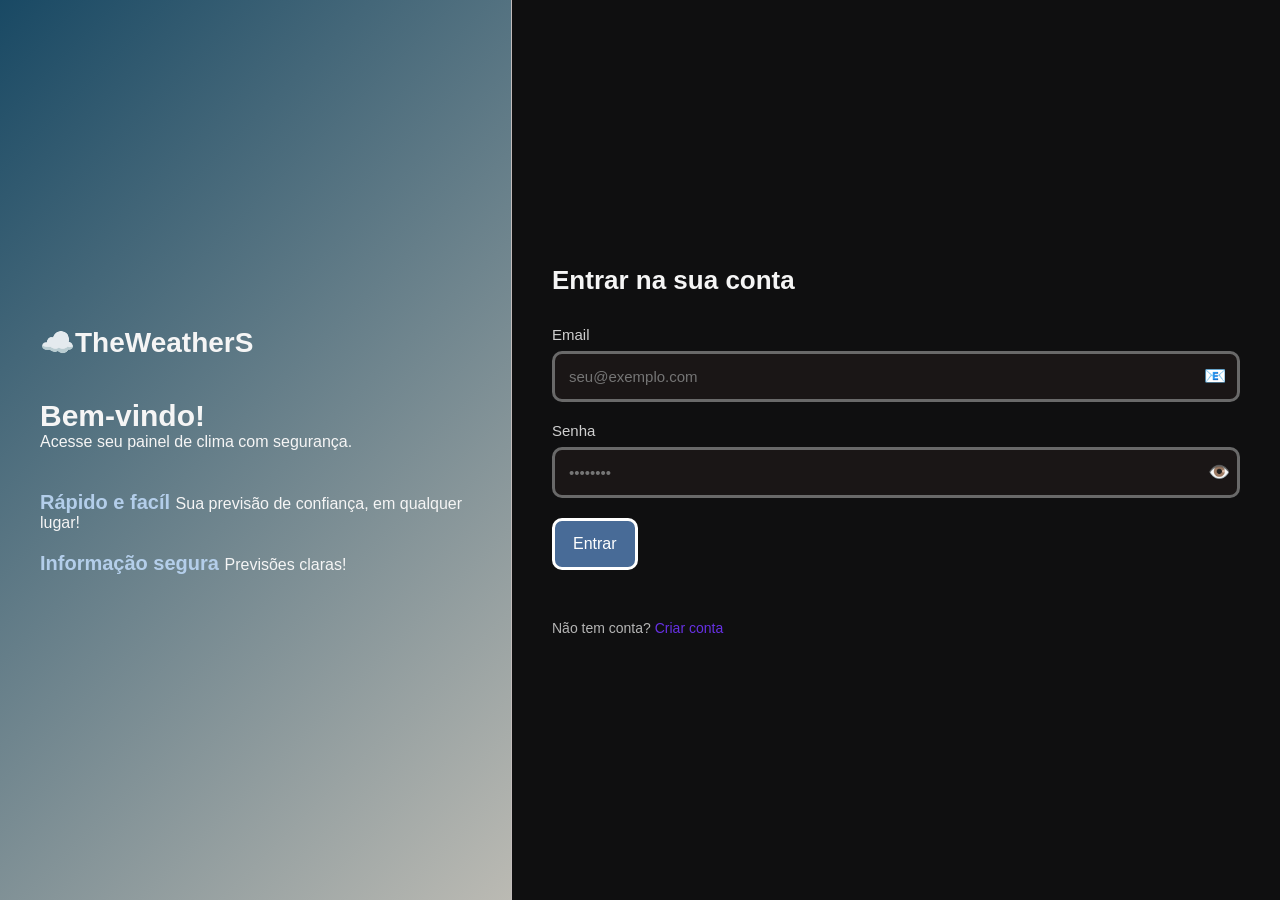
<file: index.html>
<!DOCTYPE html>
<html lang="pt-BR">
<head>
  <meta charset="utf-8" />
  <meta name="viewport" content="width=device-width,initial-scale=1" />
  <link rel="shortcut icon" href="weather-forecast.ico" type="image/x-icon">

  <title>TheWeatherS</title>
  <link rel="stylesheet" href="style.css" />

</head>
<body>
  <main class="wrap">
    <section class="left-panel" aria-hidden="true">
      <div class="brand">
         <h1>☁️TheWeatherS</h1>
      </div>

      <div class="hero">
        <h2>Bem-vindo!</h2>
        <p>Acesse seu painel de clima com segurança.</p>
      </div>

      <div class="features">
        
        <div class="feat"><strong>Rápido e facíl </strong><span> Sua previsão de confiança, em qualquer lugar!</span></div>
        <div class="feat"><strong>Informação segura </strong><span>Previsões claras!</span></div>
      </div>
    </section>

    <section class="card">
      <h2 class="card-title">Entrar na sua conta</h2>

      <form id="loginForm" novalidate>
        <label class="field">
          <span class="label-text">Email</span>
          <div class="input-wrap">
            <input id="email" type="email" placeholder="seu@exemplo.com" required />
            <span class="icon">📧</span>
          </div>
        </label>

        <label class="field">
          <span class="label-text">Senha</span>
          <div class="input-wrap">
            <input id="password" type="password" placeholder="••••••••" required />
            <button type="button" class="toggle-pwd">👁️</button>
          </div>
        </label>

        <div class="actions">
          <button id="submitBtn" class="btn primary" type="button" onclick="login()">
            <span class="btn-text">Entrar</span>
            <svg class="loader" viewBox="0 0 50 50"><circle cx="25" cy="25" r="20"/></svg>
          </button>
        </div>

        <div class="feedback" id="feedback"></div>
      </form>

      <footer class="card-footer">
        <span>Não tem conta? <a href="cadastro.html">Criar conta</a></span>
      </footer>
    </section>
  </main>


  <script src="auth.js"></script>

 <script>
document.addEventListener("DOMContentLoaded", () => {
  const pwdInput = document.getElementById("password");
  const toggleBtn = document.querySelector(".toggle-pwd");

  toggleBtn.addEventListener("click", (e) => {
    e.preventDefault();

    if (pwdInput.type === "password") {
      pwdInput.type = "text";
      toggleBtn.textContent = "🙈";
    } else {
      pwdInput.type = "password";
      toggleBtn.textContent = "👁️";
    }
  });
});
</script>


</body>
</html>
</file>
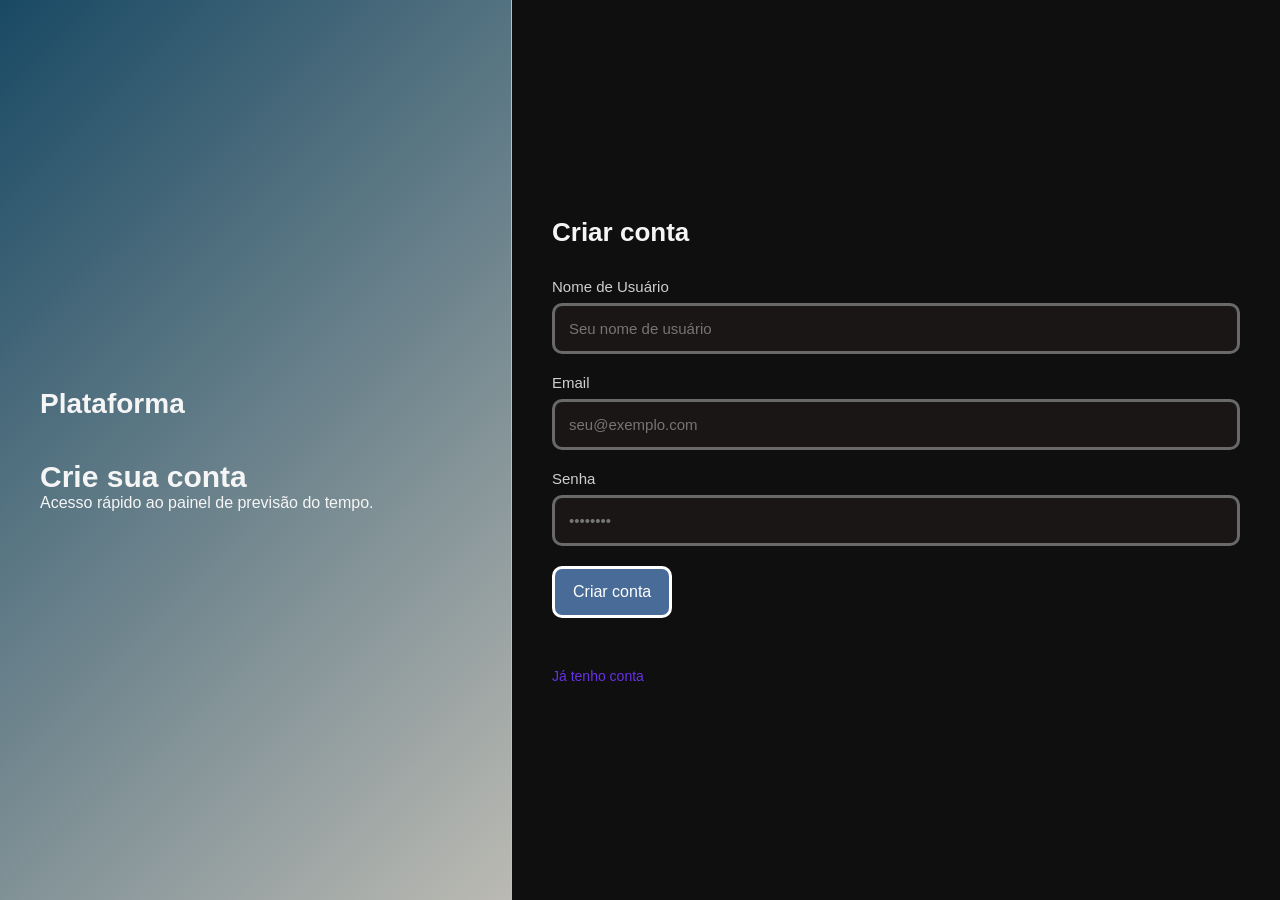
<file: cadastro.html>
<!DOCTYPE html>
<html lang="pt-BR">
<head>
  <meta charset="utf-8" />
  <meta name="viewport" content="width=device-width,initial-scale=1" />
      <link rel="shortcut icon" href="weather-forecast.ico" type="image/x-icon">

  <title>Cadastro — Plataforma</title>
  <link rel="stylesheet" href="style.css" />
</head>
<body>
  <main class="wrap">
    <section class="left-panel" aria-hidden="true">
      <div class="brand">
        <h1>Plataforma</h1>
      </div>

      <div class="hero">
        <h2>Crie sua conta</h2>
        <p>Acesso rápido ao painel de previsão do tempo.</p>
      </div>
    </section>

    <section class="card">
      <h2 class="card-title">Criar conta</h2>

     <form id="registerForm" novalidate>

  <label class="field">
    <span class="label-text">Nome de Usuário</span>
    <div class="input-wrap">
      <input id="regUsername" type="text" placeholder="Seu nome de usuário" required />
    </div>
  </label>

  <label class="field">
    <span class="label-text">Email</span>
    <div class="input-wrap">
      <input id="regEmail" type="email" placeholder="seu@exemplo.com" required />
    </div>
  </label>

  <label class="field">
    <span class="label-text">Senha</span>
    <div class="input-wrap">
      <input id="regPassword" type="password" placeholder="••••••••" required />
    </div>
  </label>

  <button class="btn primary" type="button" onclick="register()">Criar conta</button>

  <div id="regFeedback" class="feedback"></div>

</form>

      <footer class="card-footer">
        <a href="index.html">Já tenho conta</a>
      </footer>
    </section>
  </main>

  <script src="auth.js"></script>
</body>
</html>
</file>
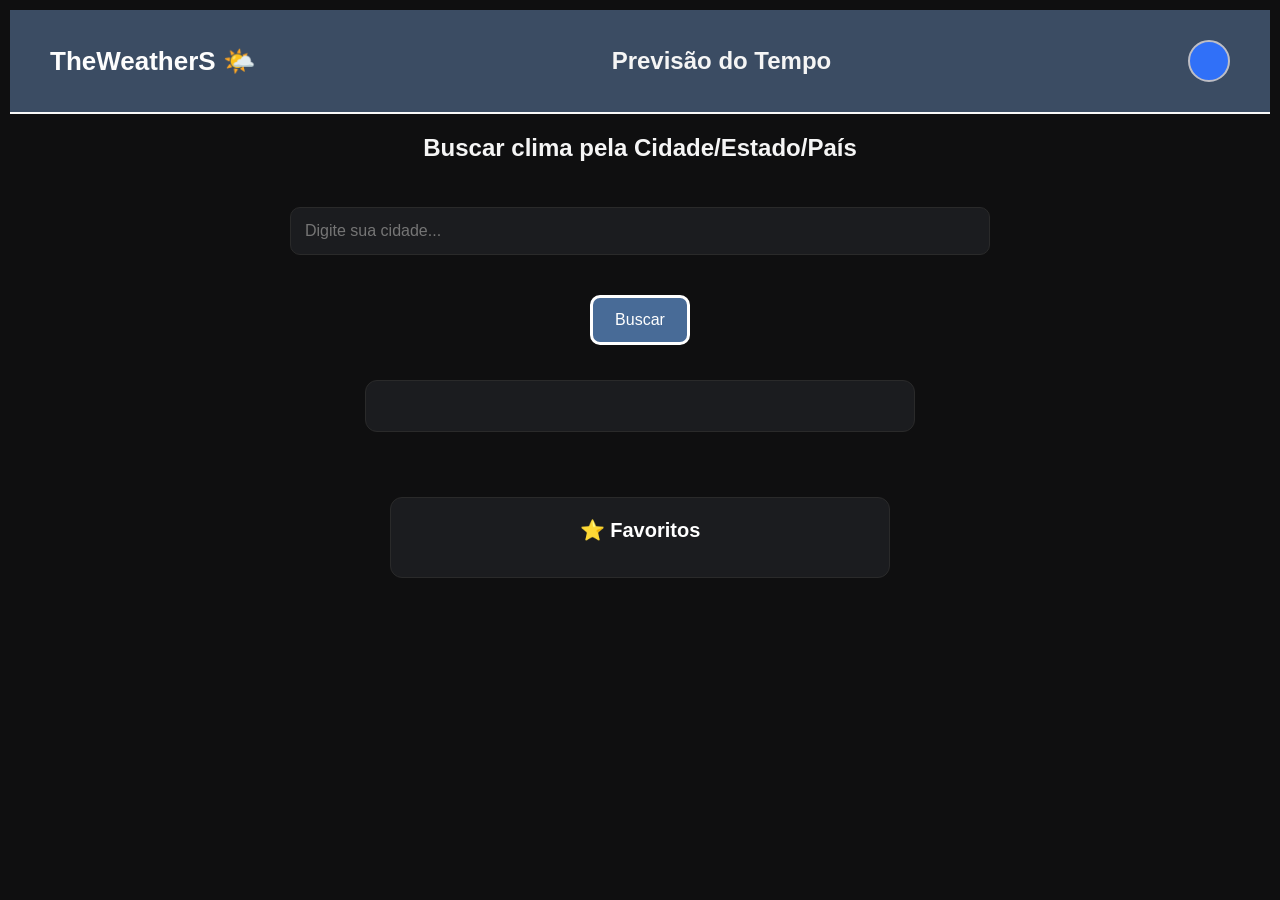
<file: dashboard.html>
<!DOCTYPE html>
<html lang="pt-BR">
<head>
  <meta charset="UTF-8">
  <meta name="viewport" content="width=device-width, initial-scale=1.0">
  <link rel="shortcut icon" href="temperatura.ico" type="image/x-icon">
  <link rel="stylesheet" href="style.css">
  <title>TheWeatherS- Painel do tempo</title>
</head>

<body class="dashboard">

  <header class="dash-header">
    <h1>TheWeatherS 🌤️</h1>
    <h2> Previsão do Tempo</h2>

    <div class="user-menu">
  <div class="user-icon" id="userIcon"></div>

  <div class="user-dropdown hidden" id="userDropdown">
    <button id="logoutBtn" class="logout-btn">Logout</button>
  </div>
</div>
  </header>

  <!-- MAIN CORRETAMENTE FECHADO -->
  <main class="dash-center">

    <h2>Buscar clima pela Cidade/Estado/País</h2>

    <div class="search-row">
      <input id="cityInput" type="text" placeholder="Digite sua cidade..." />
    </div>

    <div class="search-btn-wrapper">
      <button class="btn primary" onclick="getWeather()">Buscar</button>
    </div>

    <div id="weatherResult" class="weather-card"></div>

    <button id="addFavoriteBtn" class="btn primary" style="display:none; margin-top:20px;">
      Adicionar aos Favoritos ⭐
    </button>

    <div id="favoritesBar" class="favorites-card">
      <h3>⭐ Favoritos</h3>
      <div id="favoritesList" class="favorites-list"></div>
    </div>

  </main>

  <script src="weather.js"></script>
  <script src="auth.js"></script>
 <script>
document.addEventListener("DOMContentLoaded", () => {
  const icon = document.getElementById("userIcon");
  console.log("ICON:", icon);

  icon.addEventListener("click", () => {
    console.log("CLIQUE FUNCIONOU");
  });
});
</script>
</body>
</html>
</file>
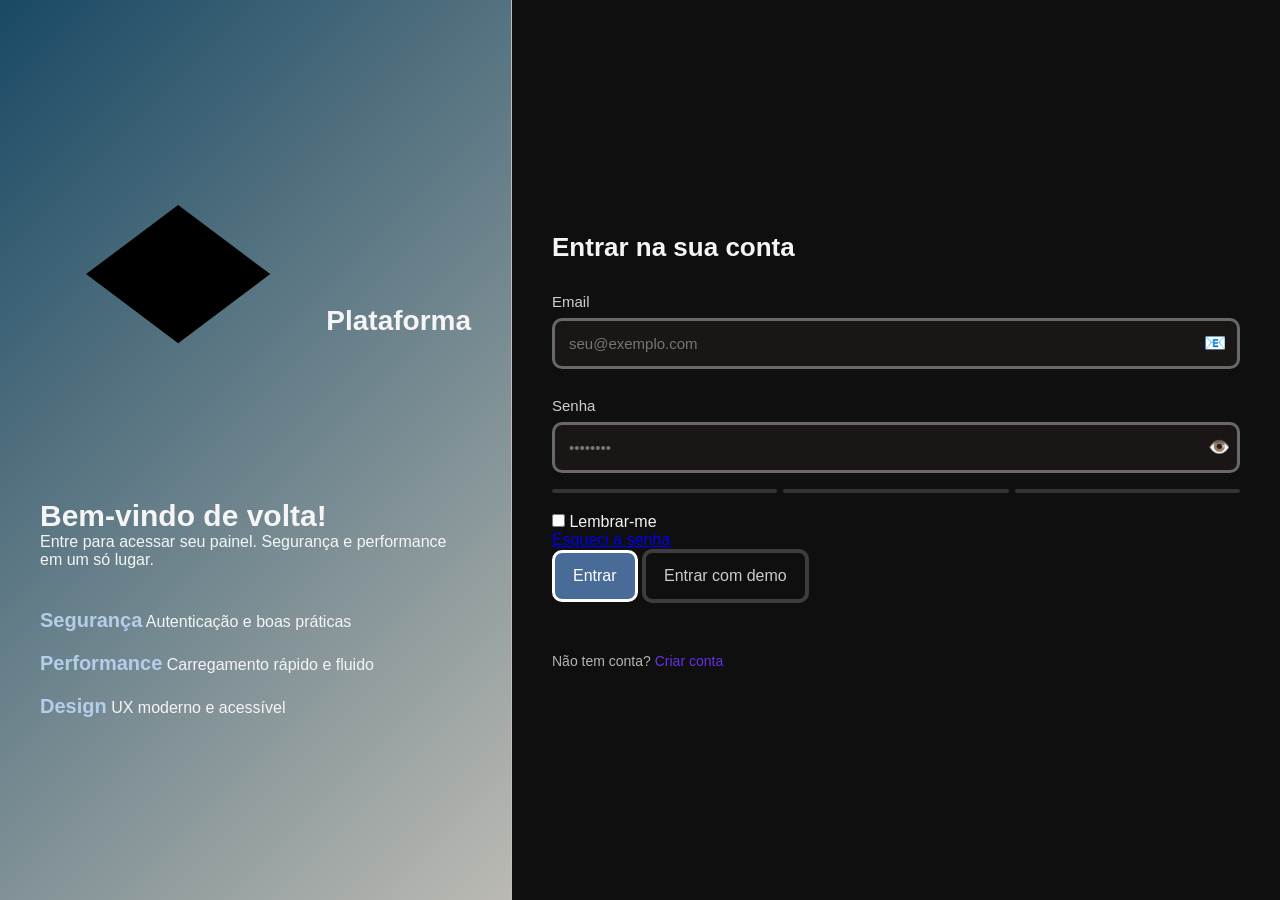
<file: login.html>
<!DOCTYPE html>
<html lang="pt-BR">
<head>
  <meta charset="utf-8" />
  <meta name="viewport" content="width=device-width,initial-scale=1" />
      <link rel="shortcut icon" href="weather-forecast.ico" type="image/x-icon">

  <title>Login — Plataforma</title>
  <link rel="stylesheet" href="style.css" />
</head>
<body>
  <main class="wrap">
    <section class="left-panel" aria-hidden="true">
      <div class="brand">
        <svg class="logo" viewBox="0 0 24 24" aria-hidden="true"><path d="M12 2 L20 8 L12 14 L4 8 Z" /></svg>
        <h1>Plataforma</h1>
      </div>

      <div class="hero">
        <h2>Bem-vindo de volta!</h2>
        <p>Entre para acessar seu painel. Segurança e performance em um só lugar.</p>
      </div>

      <div class="features">
        <div class="feat">
          <strong>Segurança</strong>
          <span>Autenticação e boas práticas</span>
        </div>
        <div class="feat">
          <strong>Performance</strong>
          <span>Carregamento rápido e fluido</span>
        </div>
        <div class="feat">
          <strong>Design</strong>
          <span>UX moderno e acessível</span>
        </div>
      </div>
    </section>

    <section class="card" aria-labelledby="login-title">
      <h2 id="login-title" class="card-title">Entrar na sua conta</h2>

      <form id="loginForm" novalidate>
        <label class="field">
          <span class="label-text">Email</span>
          <div class="input-wrap">
            <input id="email" name="email" type="email" inputmode="email" autocomplete="email" placeholder="seu@exemplo.com" required aria-describedby="emailHelp" />
            <span class="icon" aria-hidden="true">📧</span>
          </div>
          <small id="emailHelp" class="hint" aria-live="polite"></small>
        </label>

        <label class="field">
          <span class="label-text">Senha</span>
          <div class="input-wrap">
            <input id="password" name="password" type="password" autocomplete="current-password" placeholder="••••••••" minlength="6" required aria-describedby="pwdHelp" />
            <button type="button" class="toggle-pwd" aria-label="Mostrar senha">👁️</button>
          </div>
          <small id="pwdHelp" class="hint" aria-live="polite"></small>

          <div class="pwd-strength" aria-hidden="true">
            <div class="bar"></div>
            <div class="bar"></div>
            <div class="bar"></div>
          </div>
        </label>

        <label class="row">
          <div class="checkbox">
            <input id="remember" type="checkbox" />
            <label for="remember">Lembrar-me</label>
          </div>

          <a href="#" class="forgot">Esqueci a senha</a>
        </label>

        <div class="actions">
          <button id="submitBtn" class="btn primary" type="button" onclick="login()">
            <span class="btn-text">Entrar</span>
            <svg class="loader" viewBox="0 0 50 50" aria-hidden="true"><circle cx="25" cy="25" r="20" /></svg>
          </button>

          <button id="demoBtn" type="button" class="btn ghost">Entrar com demo</button>
        </div>

        <div class="feedback" id="feedback" role="status" aria-live="polite"></div>
      </form>

      <footer class="card-footer">
        <span>Não tem conta? <a href="cadastro.html">Criar conta</a></span>
      </footer>
    </section>
  </main>

  <script src="auth.js"></script>
</body>
</html>
</file>
<file: style.css>
/* ------------------------------
    RESET
------------------------------ */
* {
  margin: 0;
  padding: 0;
  box-sizing: border-box;
  font-family: "Inter", Arial, sans-serif;
}

body {
  background: #0f0f10;
  color: #f5f5f5;
}

/* ------------------------------
    LAYOUT PRINCIPAL
------------------------------ */
.wrap {
  display: flex;
  height: 100vh;
}

.left-panel {
  width: 40%;
  background: linear-gradient(135deg, #194964, #bbbab3);
  padding: 60px 40px;
  display: flex;
  flex-direction: column;
  justify-content: center;
  gap: 40px;
  border-right: 1px solid #c2bbbb;
}

.left-panel .brand {
  display: flex;
  align-items: center;
  gap: 10px;
}



.left-panel h1 {
  font-size: 28px;
  font-weight: 700;
}

.hero h2 {
  font-size: 30px;
}

.features {
  display: flex;
  flex-direction: column;
  gap: 20px;
}

.features .feat strong {
  color: #b5cfecfb;
  font-size: 20px;
}

/* ------------------------------
    CARD LOGIN / CADASTRO
------------------------------ */
.card {
  width: 60%;
  padding: 60px 40px;
  display: flex;
  flex-direction: column;
  justify-content: center;
}

.card-title {
  font-size: 26px;
  margin-bottom: 30px;
}

/* ------------------------------
    CAMPOS DE FORMULÁRIO
------------------------------ */
.field {
  margin-bottom: 20px;
  display: flex;
  flex-direction: column;
  gap: 8px;
}

.label-text {
  font-size: 15px;
  color: #cfcfcf;
}

.input-wrap {
  position: relative;
}

.input-wrap input {
  width: 100%;
  padding: 14px 45px 14px 14px;
  border-radius: 10px;
  background: #1a1616;
  border: 3px solid #696969;
  color: #ffffff;
  font-size: 15px;
  transition: 0.2s;
}

.input-wrap input:focus {
  border-color: #8b5cf6;
  box-shadow: 0 0 8px #8a8a8a7a;
}

.icon {
  position: absolute;
  right: 14px;
  top: 50%;
  transform: translateY(-50%);
  font-size: 18px;
}

/* Botão para mostrar senha */
.toggle-pwd {
  position: absolute;
  right: 10px;
  top: 50%;
  transform: translateY(-50%);
  background: none;
  border: none;
  color: #ccc;
  cursor: pointer;
  font-size: 18px;
  z-index: 5;  /* ← AQUI ESTÁ A CORREÇÃO */
  pointer-events: all; /* força receber o clique */
}


/* ------------------------------
    FORÇA DA SENHA
------------------------------ */
.pwd-strength {
  display: flex;
  gap: 6px;
}

.pwd-strength .bar {
  height: 4px;
  width: 33%;
  background: #333;
  border-radius: 3px;
}

/* ------------------------------
    BOTÕES
------------------------------ */
.btn {
  padding: 14px 18px;
  border: none;
  border-radius: 10px;
  font-size: 16px;
  cursor: pointer;
  transition: 0.2s;
}

.btn.primary {
  background: #486b97;
  color: #fff;
  border: solid 3px white;
}

.btn.primary:hover {
  background: #3c4055;
}

.btn.ghost {
  background: transparent;
  color: #ccc;
  border: 4px solid #3d3d3d;
}

.btn.ghost:hover {
  background: rgba(230, 18, 18, 0.05);
}

/* Loader do botão */
.loader {
  width: 20px;
  height: 20px;
  display: none;
}

.btn.loading .btn-text {
  display: none;
}

.btn.loading .loader {
  display: block;
  animation: spin 1s linear infinite;
  fill: none;
  stroke: #fff;
  stroke-width: 4px;
}

@keyframes spin {
  to {
    transform: rotate(360deg);
  }
}

/* ------------------------------
    FEEDBACK
------------------------------ */
.feedback {
  margin-top: 10px;
  font-size: 14px;
  min-height: 20px;
}

/* ------------------------------
    FOOTER DO CARD
------------------------------ */
.card-footer {
  margin-top: 20px;
  font-size: 14px;
  color: #b5b5b5;
}

.card-footer a {
  color: #6731e4;
  text-decoration: none;
}

/* ------------------------------
    RESPONSIVO
------------------------------ */
@media (max-width: 880px) {
  .wrap {
    flex-direction: column;
  }

  .left-panel,
  .card {
    width: 100%;
    height: auto;
    padding: 40px 20px;
  }
}

/* ------------------------------
    DASHBOARD
------------------------------ */
.dashboard {
  padding: 10px;
}

.dash-header {
   
  display: flex;
  justify-content: space-between;
  align-items: center;
  padding: 30px 40px;
  background-color: #3B4C63;
  border-bottom: 2px solid #f8f8f8;


  font-family: "Segoe UI", sans-serif;
}


.dash-header h1 {
  font-size: 26px;
  color: #fdfdfd;
}

.dash-content {
  padding: 20px 0;
  text-align: center;
}

.search-box {
  display: flex;
  gap: 10px;
  margin-bottom: 25px;
}

.search-box input {
  flex: 1;
  padding: 14px;
  border-radius: 10px;
  background: #1b1c1f;
  border: 1px solid #2a2a2a;
  color: #fff;
}

.weather-card {
  background: #1b1c1f;
  padding: 20px;
  border-radius: 12px;
  border: 1px solid #2a2a2a;
  max-width: 380px;
  line-height: 1.6;
}


/* ------------------------------------------------------------------
   CENTRALIZAÇÃO DO DASHBOARD
------------------------------------------------------------------ */


.dash-center {
  display: flex;
  flex-direction: column;
  justify-content: center;
  align-items: center;
  gap: 25px;  
  padding-top: 20px;
}


/* Linha com input + botão */
.search-row {
  display: flex;
  justify-content: center;
  align-items: center;
  gap: 15px;
  width: 100%;
  max-width: 900px;
  margin-top: 20px;
}

/* Input grande e centralizado */
.search-row input {
  flex: 1;
  padding: 14px;
  border-radius: 10px;
  background: #1b1c1f;
  border: 1px solid #2a2a2a;
  color: #fff;
  max-width: 700px;
}

/* Resultado centralizado */
.weather-card {
  background: #1b1c1f;
  padding: 25px;
  border-radius: 12px;
  border: 1px solid #2a2a2a;
  text-align: center;
  width: 100%;
  max-width: 550px;
  margin-top: 10px;
}

 
/* ------------------------------
      BARRA DE FAVORITOS
------------------------------ */
.favorites-bar {
  margin-top: 25px;
  width: 100%;
  max-width: 800px;
  text-align: center;
}

.favorites-list {
  margin-top: 10px;
  display: flex;
  flex-wrap: wrap;
  gap: 10px;
  justify-content: center;
}

.favorite-item {
  background: #1b1c1f;
  padding: 8px 14px;
  border-radius: 8px;
  border: 1px solid #2a2a2a;
  display: flex;
  gap: 8px;
  align-items: center;
  cursor: pointer;
}

.favorite-item span {
  font-size: 15px;
}

.remove-fav {
  background: none;
  color: #ff5a5a;
  border: none;
  font-size: 18px;
    font-weight: bold;
  cursor: pointer;
    transition: 0.2s ease;

}


/* ------------------------------
   FAVORITOS — CARD
------------------------------ */

.favorites-card {
  background: #1b1c1f;
  padding: 20px;
  border-radius: 12px;
  border: 1px solid #2a2a2a;
  width: 100%;
  max-width: 500px;
  margin-top: 40px;
  text-align: center;
}

.favorites-card h3 {
  margin-bottom: 15px;
  color: #ffffff;
  font-size: 20px;
}

/* Lista de favoritos */
.favorites-list {
  display: flex;
  flex-wrap: wrap;
  gap: 10px;
  justify-content: center;
  
}

/* Botões dos favoritos */
.fav-btn {
  background: #1a1919;
  padding: 10px 16px;
  border: none;
  color: white;
  border-radius: 8px;
  cursor: pointer;
  font-size: 14px;
  transition: 0.2s;
}

.fav-btn:hover {
  background: #467074;
  transform: scale(1.05);
}
/* ------------------------------
   USER MENU / PERFIL
------------------------------ */

.user-menu {
  position: relative;
}

.user-icon {
  width: 42px;
  height: 42px;
  background: #3070f8;
  color: white;
  border:solid 2px rgb(190, 190, 197) ;
  border-radius: 50%;
  display: flex;
  justify-content: center;
  align-items: center;
  font-size: 18px;
  cursor: pointer;
  user-select: none;
  font-weight: bold;
  transition: 0.2s;
}

.user-icon:hover {
  background: #87b8e0;
}

/* Dropdown */
.user-dropdown {
  position: absolute;
  top: 55px;

  left: 50%;                
  transform: translateX(-50%);   

  width: 120px;
  height: 60px;
  display: flex;
  align-items: center;
  justify-content: center;

  background: #1b1c1f;
  border: 1px solid #2a2a2a;
  box-shadow: 0 4px 12px rgba(0,0,0,0.4);
  z-index: 50;
}

.hidden {
  display: none;
}

.logout-btn {
 width: 68%;
  padding: 8px;
  border-radius: 4px; /* quase quadrado */
  border: 1px solid #3a3a3a;
  background: #145479;
  color: white;
  cursor: pointer;
  transition: 0.2s;
}

.logout-btn:hover {
  background: #495c77;
}
/* Wrapper da caixa de busca */
.search-row {
  width: 100%;
  max-width: 700px;
  margin-top: 20px;
  display: flex;
  justify-content: center;
}

/* Input centralizado */
.search-row input {
  width: 100%;
  padding: 14px;
  border-radius: 10px;
  background: #1b1c1f;
  border: 1px solid #2a2a2a;
  color: #fff;
  font-size: 16px;
}

/* Botão embaixo */
.search-btn-wrapper {
  margin-top: 15px;
  display: flex;
  justify-content: center;
}

.search-btn-wrapper .btn {
  width: 100px; /* opcional */
  padding: 13px;
}
.weather-icon {
  width: 100px;
  height: 100px;
  margin: 10px auto;
  display: block;
}
#addFavoriteBtn {
  margin-top: 15px;
}
</file>
